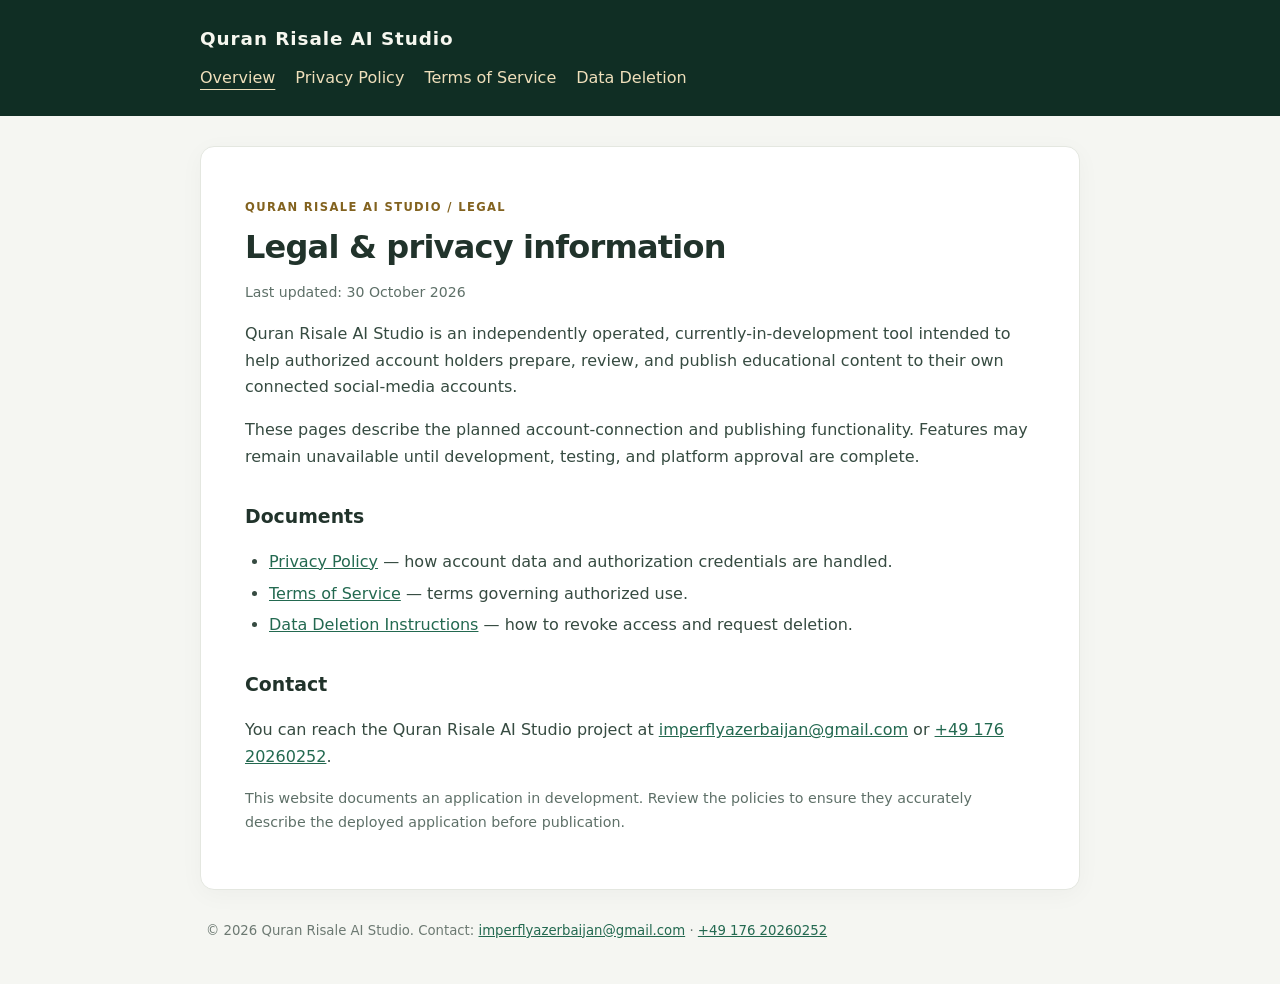
<file: index.html>
<!doctype html>
<html lang="en"><head><meta charset="utf-8"><meta name="viewport" content="width=device-width,initial-scale=1"><meta name="robots" content="index,follow"><title>Overview — Quran Risale AI Studio</title><meta name="description" content="Quran Risale AI Studio legal and privacy information"><link rel="stylesheet" href="style.css"></head><body>
<header><div class="brand">Quran Risale AI Studio</div><nav aria-label="Legal pages"><a href="index.html" aria-current="page">Overview</a><a href="privacy.html" >Privacy Policy</a><a href="terms.html" >Terms of Service</a><a href="deletion.html" >Data Deletion</a></nav></header>
<main><p class="eyebrow">Quran Risale AI Studio / Legal</p><h1>Legal &amp; privacy information</h1><p class="updated">Last updated: 30 October 2026</p><p>Quran Risale AI Studio is an independently operated, currently-in-development tool intended to help authorized account holders prepare, review, and publish educational content to their own connected social-media accounts.</p><p>These pages describe the planned account-connection and publishing functionality. Features may remain unavailable until development, testing, and platform approval are complete.</p><h2>Documents</h2><ul><li><a href="privacy.html">Privacy Policy</a> — how account data and authorization credentials are handled.</li><li><a href="terms.html">Terms of Service</a> — terms governing authorized use.</li><li><a href="deletion.html">Data Deletion Instructions</a> — how to revoke access and request deletion.</li></ul><h2>Contact</h2><p>You can reach the Quran Risale AI Studio project at <a href="mailto:imperflyazerbaijan@gmail.com">imperflyazerbaijan@gmail.com</a> or <a href="tel:+4917620260252">+49 176 20260252</a>.</p><p class="small">This website documents an application in development. Review the policies to ensure they accurately describe the deployed application before publication.</p></main><footer>© 2026 Quran Risale AI Studio. Contact: <a href="mailto:imperflyazerbaijan@gmail.com">imperflyazerbaijan@gmail.com</a> · <a href="tel:+4917620260252">+49 176 20260252</a></footer></body></html>
</file>
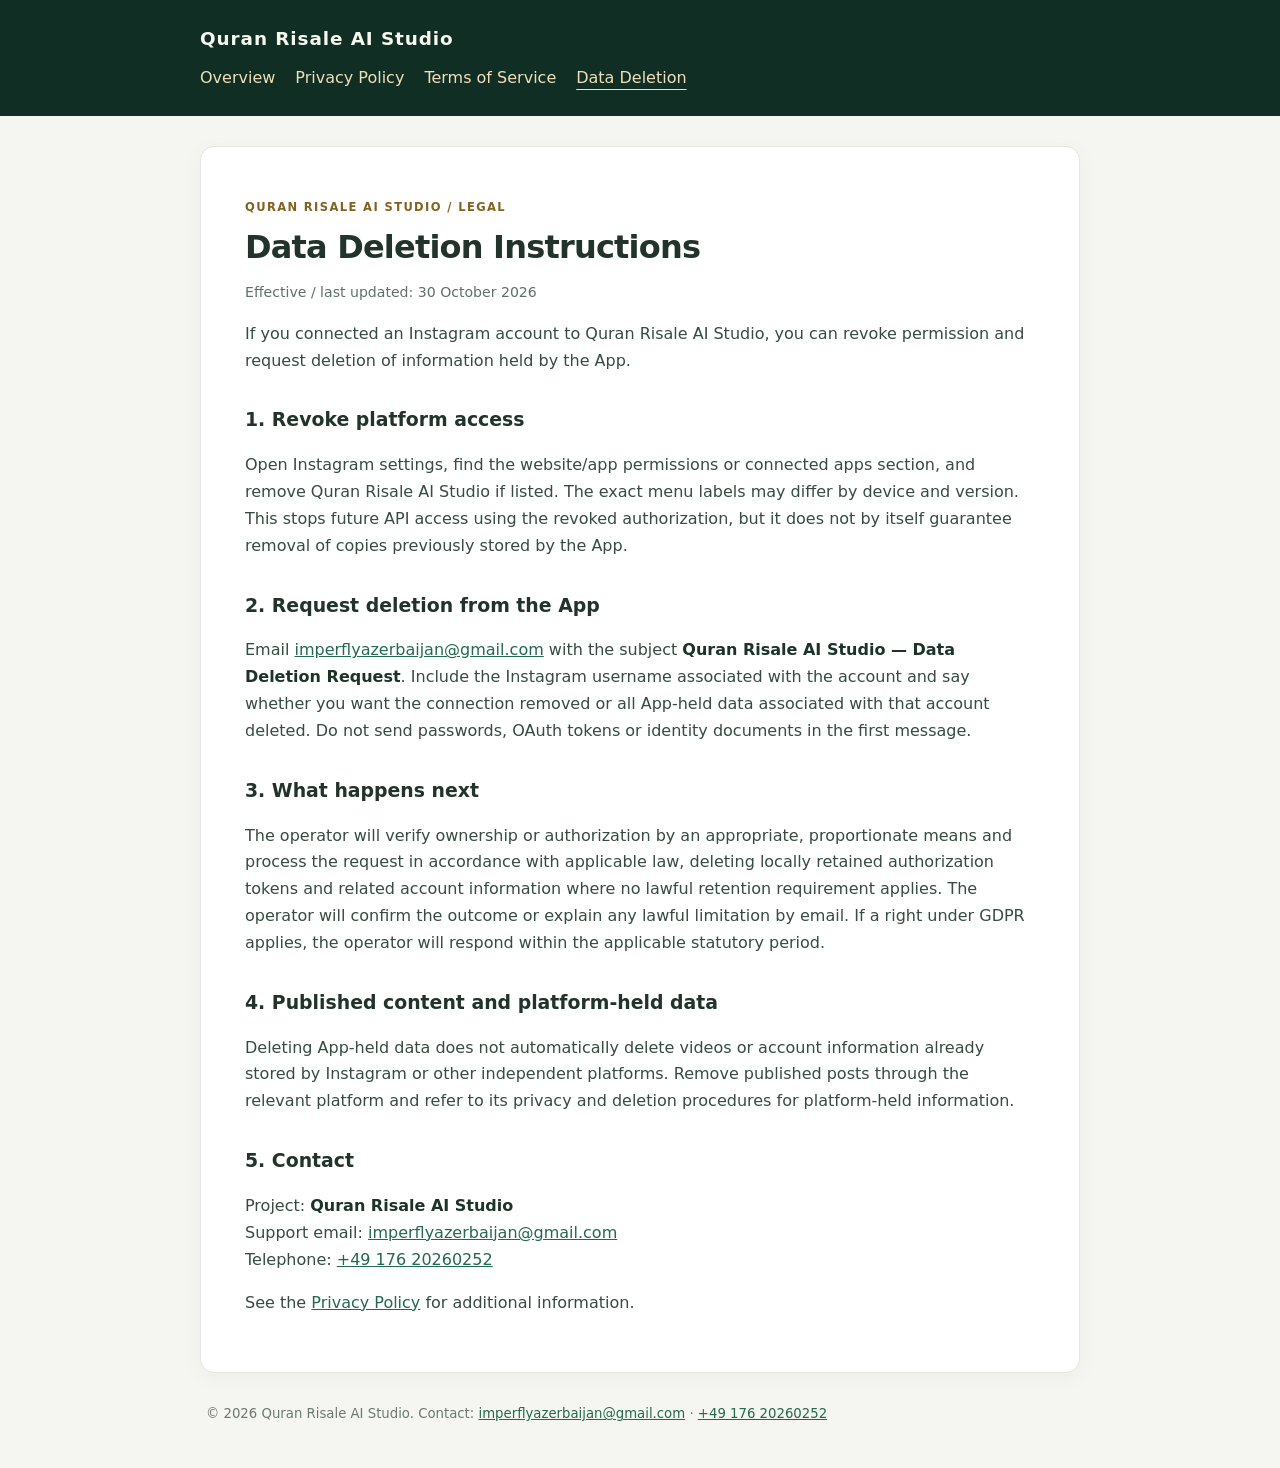
<file: deletion.html>
<!doctype html>
<html lang="en"><head><meta charset="utf-8"><meta name="viewport" content="width=device-width,initial-scale=1"><meta name="robots" content="index,follow"><title>Data Deletion Instructions — Quran Risale AI Studio</title><meta name="description" content="Quran Risale AI Studio legal and privacy information"><link rel="stylesheet" href="style.css"></head><body>
<header><div class="brand">Quran Risale AI Studio</div><nav aria-label="Legal pages"><a href="index.html" >Overview</a><a href="privacy.html" >Privacy Policy</a><a href="terms.html" >Terms of Service</a><a href="deletion.html" aria-current="page">Data Deletion</a></nav></header>
<main><p class="eyebrow">Quran Risale AI Studio / Legal</p><h1>Data Deletion Instructions</h1><p class="updated">Effective / last updated: 30 October 2026</p><p>If you connected an Instagram account to Quran Risale AI Studio, you can revoke permission and request deletion of information held by the App.</p>
<h2>1. Revoke platform access</h2><p>Open Instagram settings, find the website/app permissions or connected apps section, and remove Quran Risale AI Studio if listed. The exact menu labels may differ by device and version. This stops future API access using the revoked authorization, but it does not by itself guarantee removal of copies previously stored by the App.</p>
<h2>2. Request deletion from the App</h2><p>Email <a href="mailto:imperflyazerbaijan@gmail.com">imperflyazerbaijan@gmail.com</a> with the subject <strong>Quran Risale AI Studio — Data Deletion Request</strong>. Include the Instagram username associated with the account and say whether you want the connection removed or all App-held data associated with that account deleted. Do not send passwords, OAuth tokens or identity documents in the first message.</p>
<h2>3. What happens next</h2><p>The operator will verify ownership or authorization by an appropriate, proportionate means and process the request in accordance with applicable law, deleting locally retained authorization tokens and related account information where no lawful retention requirement applies. The operator will confirm the outcome or explain any lawful limitation by email. If a right under GDPR applies, the operator will respond within the applicable statutory period.</p>
<h2>4. Published content and platform-held data</h2><p>Deleting App-held data does not automatically delete videos or account information already stored by Instagram or other independent platforms. Remove published posts through the relevant platform and refer to its privacy and deletion procedures for platform-held information.</p>
<h2>5. Contact</h2><p>Project: <strong>Quran Risale AI Studio</strong><br>Support email: <a href="mailto:imperflyazerbaijan@gmail.com">imperflyazerbaijan@gmail.com</a><br>Telephone: <a href="tel:+4917620260252">+49 176 20260252</a></p><p>See the <a href="privacy.html">Privacy Policy</a> for additional information.</p></main><footer>© 2026 Quran Risale AI Studio. Contact: <a href="mailto:imperflyazerbaijan@gmail.com">imperflyazerbaijan@gmail.com</a> · <a href="tel:+4917620260252">+49 176 20260252</a></footer></body></html>
</file>
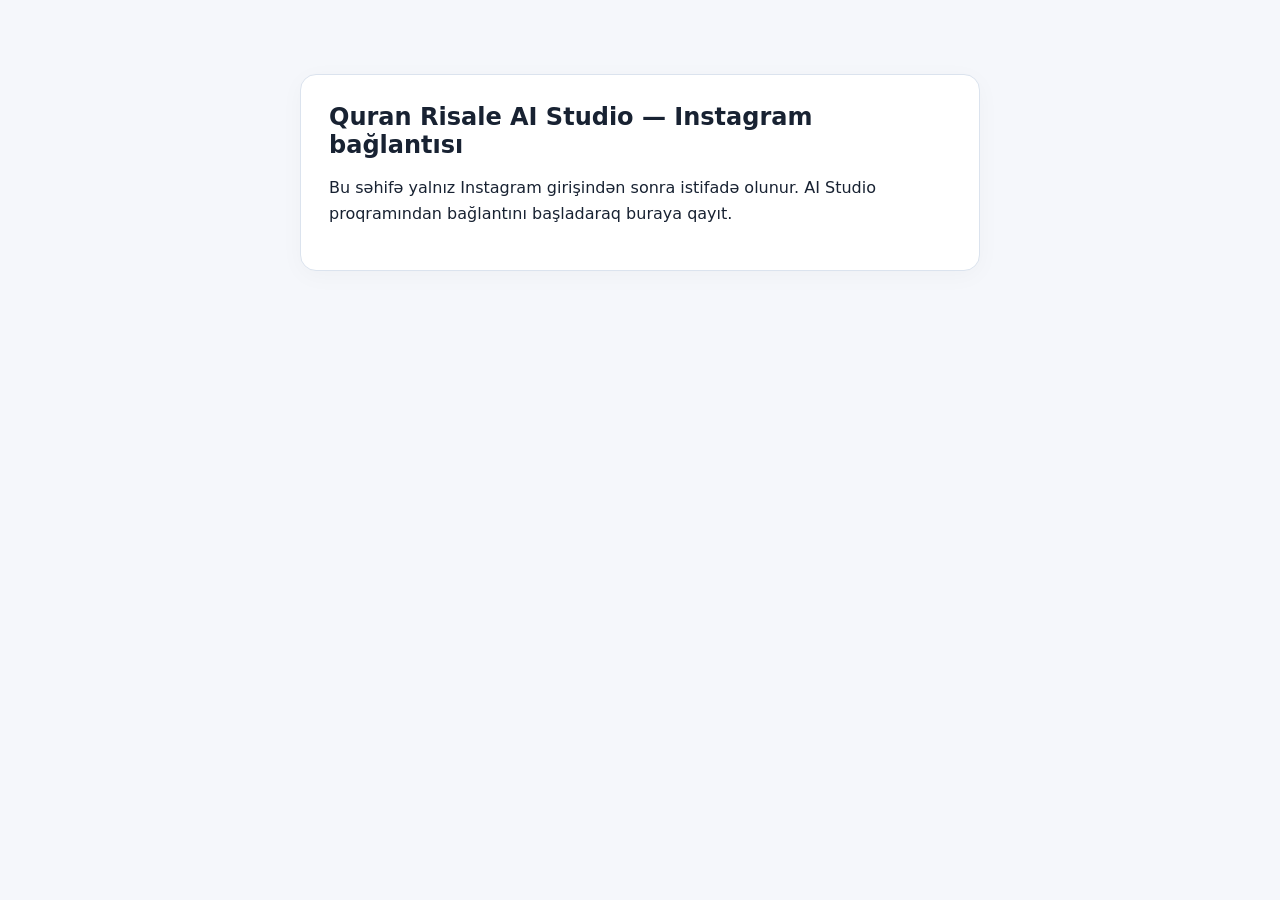
<file: instagram-callback.html>
<!doctype html>
<html lang="az">
<head>
  <meta charset="utf-8">
  <meta name="viewport" content="width=device-width,initial-scale=1">
  <meta name="referrer" content="no-referrer">
  <meta http-equiv="Content-Security-Policy" content="default-src 'none'; style-src 'unsafe-inline'; script-src 'unsafe-inline'; base-uri 'none'; form-action 'none'; connect-src 'none'">
  <title>Instagram hesabını bağla — Quran Risale AI Studio</title>
  <style>
    :root{font-family:system-ui,-apple-system,Segoe UI,sans-serif;color-scheme:light}
    body{background:#f5f7fb;color:#182232;max-width:680px;margin:6vh auto;padding:20px}
    main{background:white;padding:28px;border:1px solid #dbe3ee;border-radius:16px;box-shadow:0 5px 25px #00000008}
    h1{font-size:1.5rem;margin:0 0 12px}p{line-height:1.6}label{display:block;font-weight:600;margin:18px 0 6px}
    .field{display:flex;gap:8px}input{flex:1;min-width:0;padding:12px;border:1px solid #99a7b7;border-radius:8px;background:#fafcff}
    button{border:0;background:#135cbd;color:white;padding:10px 14px;border-radius:8px;cursor:pointer}
    .error{color:#a20f26}small{color:#536176}
  </style>
</head>
<body><main>
  <h1>Quran Risale AI Studio — Instagram bağlantısı</h1>
  <p id="status">Instagram giriş cavabı yoxlanılır...</p>
  <div id="results" hidden>
    <p>Bağlantını tamamlamaq üçün aşağıdakı müvəqqəti <strong>Code</strong> və <strong>State</strong> dəyərlərini yalnız öz kompüterində işləyən AI Studio-nun <strong>Hesablar → Instagram → Təsdiqlə</strong> hissəsinə daxil et. Bunları heç kimə göndərmə.</p>
    <label for="code">Authorization code</label><div class="field"><input id="code" readonly><button type="button" data-copy="code">Kopyala</button></div>
    <label for="state">State</label><div class="field"><input id="state" readonly><button type="button" data-copy="state">Kopyala</button></div>
    <p><small>Bu səhifə kodu serverə göndərmir və saxlamır. Kod qısa müddət etibarlıdır.</small></p>
  </div>
</main>
<script>
(function(){
  const params=new URLSearchParams(location.search);
  const code=params.get('code'),state=params.get('state'),err=params.get('error');
  try{history.replaceState(null,'',location.pathname);}catch(_){ }
  const msg=document.getElementById('status');
  if(err){msg.className='error';msg.textContent='Instagram icazəsi alınmadı: '+(params.get('error_description')||err);return;}
  if(!code||!state){msg.textContent='Bu səhifə yalnız Instagram girişindən sonra istifadə olunur. AI Studio proqramından bağlantını başladaraq buraya qayıt.';return;}
  document.getElementById('code').value=code;
  document.getElementById('state').value=state;
  document.getElementById('results').hidden=false;
  msg.textContent='Instagram təsdiq kodu alındı.';
  document.querySelectorAll('[data-copy]').forEach(b=>b.addEventListener('click',async()=>{
    const el=document.getElementById(b.getAttribute('data-copy'));
    try{await navigator.clipboard.writeText(el.value);b.textContent='Kopyalandı';}
    catch(_){el.focus();el.select();b.textContent='Seçildi — Ctrl+C bas';}
  }));
})();
</script>
</body></html>
</file>
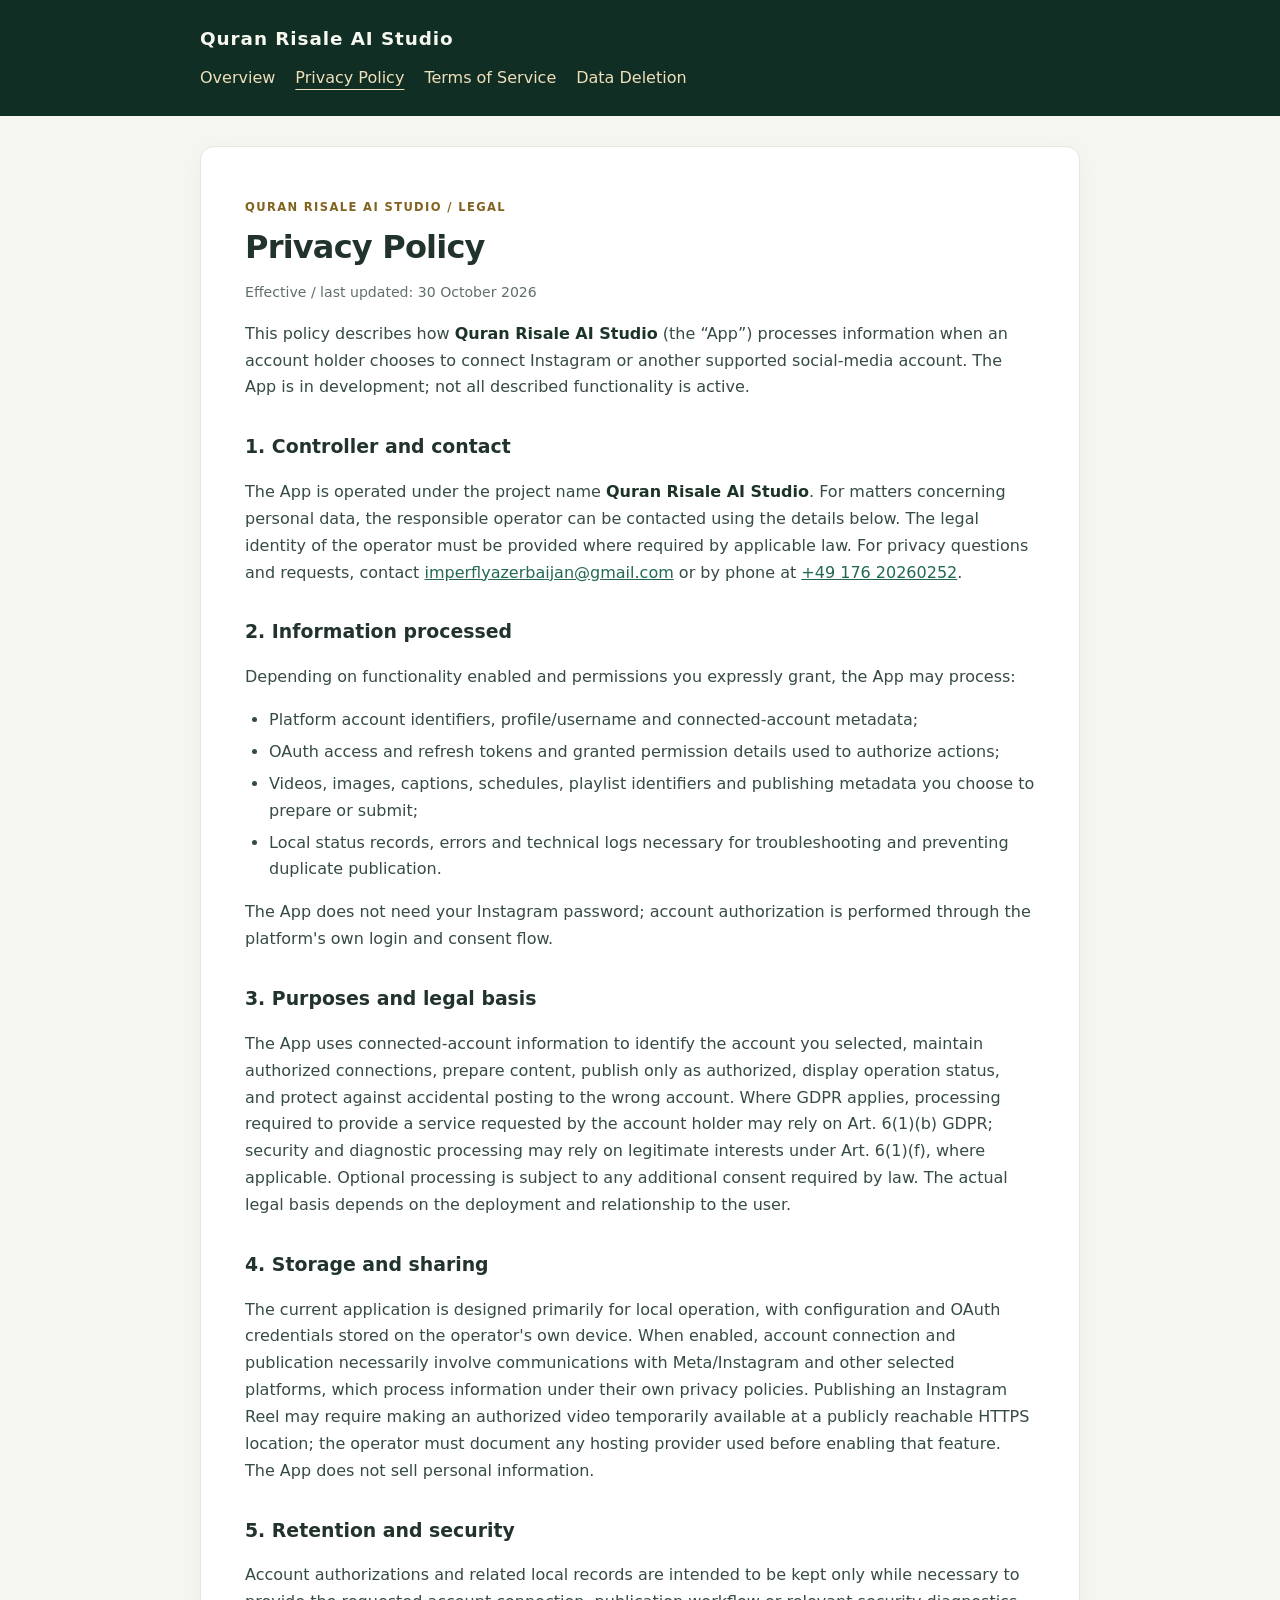
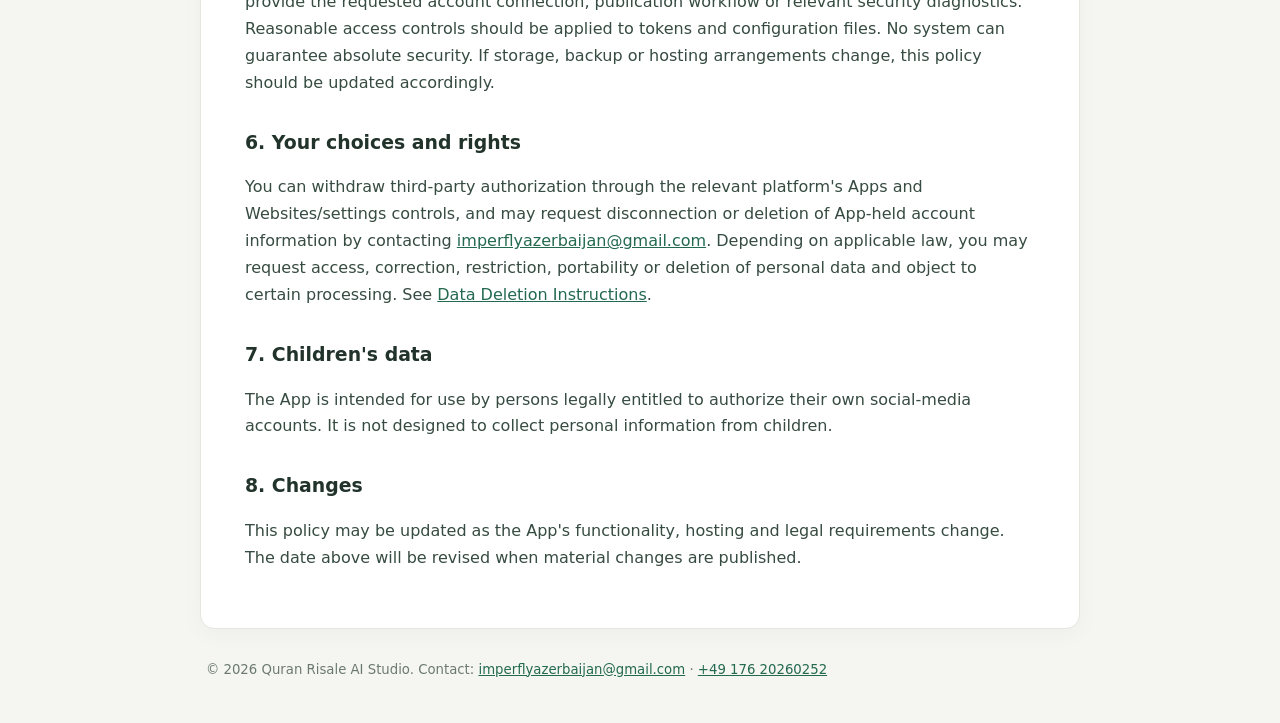
<file: privacy.html>
<!doctype html>
<html lang="en"><head><meta charset="utf-8"><meta name="viewport" content="width=device-width,initial-scale=1"><meta name="robots" content="index,follow"><title>Privacy Policy — Quran Risale AI Studio</title><meta name="description" content="Quran Risale AI Studio legal and privacy information"><link rel="stylesheet" href="style.css"></head><body>
<header><div class="brand">Quran Risale AI Studio</div><nav aria-label="Legal pages"><a href="index.html" >Overview</a><a href="privacy.html" aria-current="page">Privacy Policy</a><a href="terms.html" >Terms of Service</a><a href="deletion.html" >Data Deletion</a></nav></header>
<main><p class="eyebrow">Quran Risale AI Studio / Legal</p><h1>Privacy Policy</h1><p class="updated">Effective / last updated: 30 October 2026</p><p>This policy describes how <strong>Quran Risale AI Studio</strong> (the “App”) processes information when an account holder chooses to connect Instagram or another supported social-media account. The App is in development; not all described functionality is active.</p>
<h2>1. Controller and contact</h2><p>The App is operated under the project name <strong>Quran Risale AI Studio</strong>. For matters concerning personal data, the responsible operator can be contacted using the details below. The legal identity of the operator must be provided where required by applicable law. For privacy questions and requests, contact <a href="mailto:imperflyazerbaijan@gmail.com">imperflyazerbaijan@gmail.com</a> or by phone at <a href="tel:+4917620260252">+49 176 20260252</a>.</p>
<h2>2. Information processed</h2><p>Depending on functionality enabled and permissions you expressly grant, the App may process:</p><ul><li>Platform account identifiers, profile/username and connected-account metadata;</li><li>OAuth access and refresh tokens and granted permission details used to authorize actions;</li><li>Videos, images, captions, schedules, playlist identifiers and publishing metadata you choose to prepare or submit;</li><li>Local status records, errors and technical logs necessary for troubleshooting and preventing duplicate publication.</li></ul><p>The App does not need your Instagram password; account authorization is performed through the platform's own login and consent flow.</p>
<h2>3. Purposes and legal basis</h2><p>The App uses connected-account information to identify the account you selected, maintain authorized connections, prepare content, publish only as authorized, display operation status, and protect against accidental posting to the wrong account. Where GDPR applies, processing required to provide a service requested by the account holder may rely on Art. 6(1)(b) GDPR; security and diagnostic processing may rely on legitimate interests under Art. 6(1)(f), where applicable. Optional processing is subject to any additional consent required by law. The actual legal basis depends on the deployment and relationship to the user.</p>
<h2>4. Storage and sharing</h2><p>The current application is designed primarily for local operation, with configuration and OAuth credentials stored on the operator's own device. When enabled, account connection and publication necessarily involve communications with Meta/Instagram and other selected platforms, which process information under their own privacy policies. Publishing an Instagram Reel may require making an authorized video temporarily available at a publicly reachable HTTPS location; the operator must document any hosting provider used before enabling that feature. The App does not sell personal information.</p>
<h2>5. Retention and security</h2><p>Account authorizations and related local records are intended to be kept only while necessary to provide the requested account connection, publication workflow or relevant security diagnostics. Reasonable access controls should be applied to tokens and configuration files. No system can guarantee absolute security. If storage, backup or hosting arrangements change, this policy should be updated accordingly.</p>
<h2>6. Your choices and rights</h2><p>You can withdraw third-party authorization through the relevant platform's Apps and Websites/settings controls, and may request disconnection or deletion of App-held account information by contacting <a href="mailto:imperflyazerbaijan@gmail.com">imperflyazerbaijan@gmail.com</a>. Depending on applicable law, you may request access, correction, restriction, portability or deletion of personal data and object to certain processing. See <a href="deletion.html">Data Deletion Instructions</a>.</p>
<h2>7. Children's data</h2><p>The App is intended for use by persons legally entitled to authorize their own social-media accounts. It is not designed to collect personal information from children.</p>
<h2>8. Changes</h2><p>This policy may be updated as the App's functionality, hosting and legal requirements change. The date above will be revised when material changes are published.</p></main><footer>© 2026 Quran Risale AI Studio. Contact: <a href="mailto:imperflyazerbaijan@gmail.com">imperflyazerbaijan@gmail.com</a> · <a href="tel:+4917620260252">+49 176 20260252</a></footer></body></html>
</file>
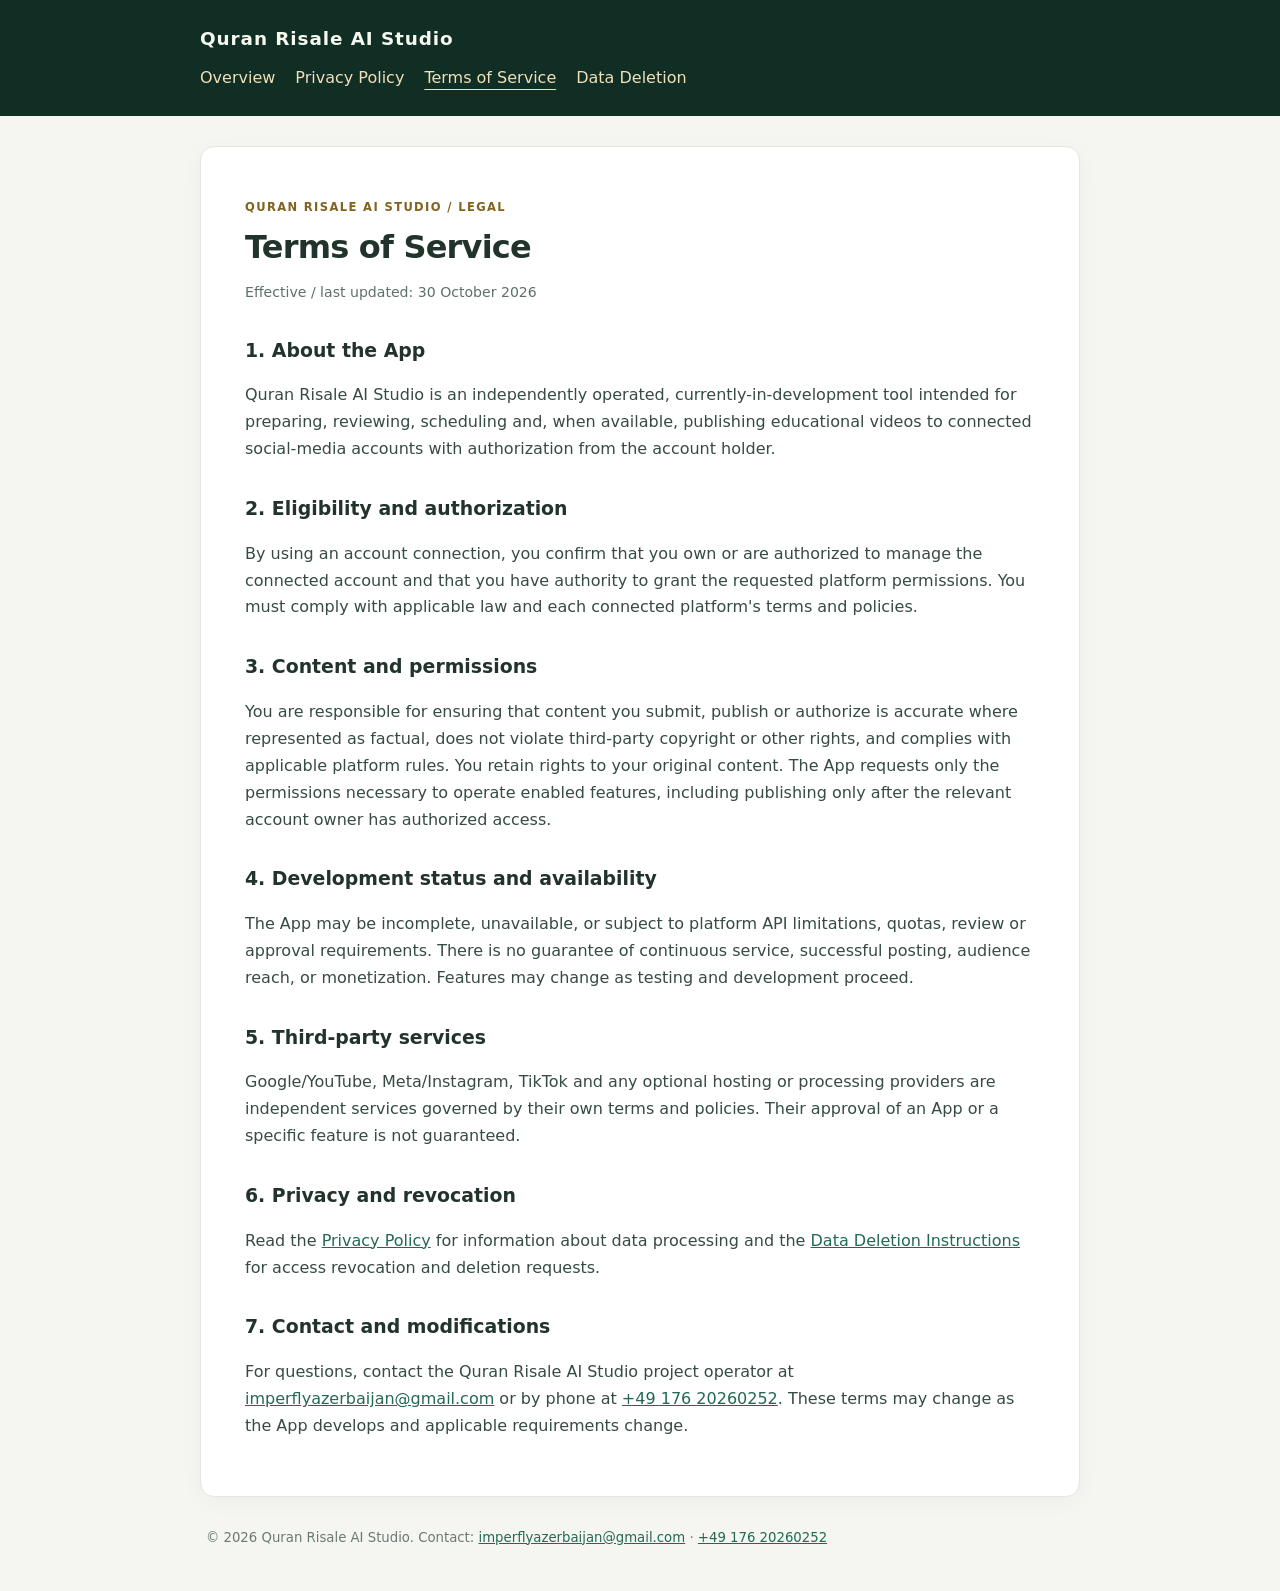
<file: terms.html>
<!doctype html>
<html lang="en"><head><meta charset="utf-8"><meta name="viewport" content="width=device-width,initial-scale=1"><meta name="robots" content="index,follow"><title>Terms of Service — Quran Risale AI Studio</title><meta name="description" content="Quran Risale AI Studio legal and privacy information"><link rel="stylesheet" href="style.css"></head><body>
<header><div class="brand">Quran Risale AI Studio</div><nav aria-label="Legal pages"><a href="index.html" >Overview</a><a href="privacy.html" >Privacy Policy</a><a href="terms.html" aria-current="page">Terms of Service</a><a href="deletion.html" >Data Deletion</a></nav></header>
<main><p class="eyebrow">Quran Risale AI Studio / Legal</p><h1>Terms of Service</h1><p class="updated">Effective / last updated: 30 October 2026</p>
<h2>1. About the App</h2><p>Quran Risale AI Studio is an independently operated, currently-in-development tool intended for preparing, reviewing, scheduling and, when available, publishing educational videos to connected social-media accounts with authorization from the account holder.</p>
<h2>2. Eligibility and authorization</h2><p>By using an account connection, you confirm that you own or are authorized to manage the connected account and that you have authority to grant the requested platform permissions. You must comply with applicable law and each connected platform's terms and policies.</p>
<h2>3. Content and permissions</h2><p>You are responsible for ensuring that content you submit, publish or authorize is accurate where represented as factual, does not violate third-party copyright or other rights, and complies with applicable platform rules. You retain rights to your original content. The App requests only the permissions necessary to operate enabled features, including publishing only after the relevant account owner has authorized access.</p>
<h2>4. Development status and availability</h2><p>The App may be incomplete, unavailable, or subject to platform API limitations, quotas, review or approval requirements. There is no guarantee of continuous service, successful posting, audience reach, or monetization. Features may change as testing and development proceed.</p>
<h2>5. Third-party services</h2><p>Google/YouTube, Meta/Instagram, TikTok and any optional hosting or processing providers are independent services governed by their own terms and policies. Their approval of an App or a specific feature is not guaranteed.</p>
<h2>6. Privacy and revocation</h2><p>Read the <a href="privacy.html">Privacy Policy</a> for information about data processing and the <a href="deletion.html">Data Deletion Instructions</a> for access revocation and deletion requests.</p>
<h2>7. Contact and modifications</h2><p>For questions, contact the Quran Risale AI Studio project operator at <a href="mailto:imperflyazerbaijan@gmail.com">imperflyazerbaijan@gmail.com</a> or by phone at <a href="tel:+4917620260252">+49 176 20260252</a>. These terms may change as the App develops and applicable requirements change.</p></main><footer>© 2026 Quran Risale AI Studio. Contact: <a href="mailto:imperflyazerbaijan@gmail.com">imperflyazerbaijan@gmail.com</a> · <a href="tel:+4917620260252">+49 176 20260252</a></footer></body></html>
</file>
<file: style.css>
:root{color-scheme:light;--ink:#21332b;--muted:#5e7068;--accent:#97772f;--surface:#fff;--bg:#f5f6f2;--line:#e4e7e0}*{box-sizing:border-box}html{font-family:system-ui,-apple-system,Segoe UI,Roboto,Arial,sans-serif;line-height:1.68}body{margin:0;background:var(--bg);color:var(--ink)}header{background:#102e24;color:#f6f7ef;padding:24px max(24px,calc((100vw - 880px)/2));}header .brand{font-size:1.15rem;letter-spacing:.05em;font-weight:650}nav{display:flex;flex-wrap:wrap;gap:20px;margin-top:10px}nav a{color:#efdfbb;text-decoration:none}nav a[aria-current=page]{text-decoration:underline;text-underline-offset:6px}main{max-width:880px;background:var(--surface);border:1px solid var(--line);border-radius:14px;margin:30px auto;padding:40px 44px;box-shadow:0 5px 24px rgba(10,33,22,.035)}h1{line-height:1.18;letter-spacing:-.025em;font-size:2rem;margin:0 0 12px}h2{font-size:1.18rem;margin:30px 0 10px}h3{font-size:1rem;margin:18px 0 6px}p,li{color:#364b41}ul{padding-left:24px}li{margin:5px 0}a{color:#236950;overflow-wrap:anywhere}strong{color:#1c3428}.eyebrow{color:#82621f;letter-spacing:.12em;text-transform:uppercase;font-size:.72rem;font-weight:750}.updated{color:var(--muted);font-size:.88rem}.notice{padding:14px 18px;background:#fff9e9;border-left:4px solid #ba9346;border-radius:7px}.small{font-size:.89rem;color:var(--muted)}footer{max-width:880px;margin:24px auto 42px;padding:0 6px;color:#6c7972;font-size:.83rem}@media(max-width:720px){main{margin:14px 10px;padding:26px 22px}header{padding:20px}footer{padding:0 18px}h1{font-size:1.55rem}}
</file>
